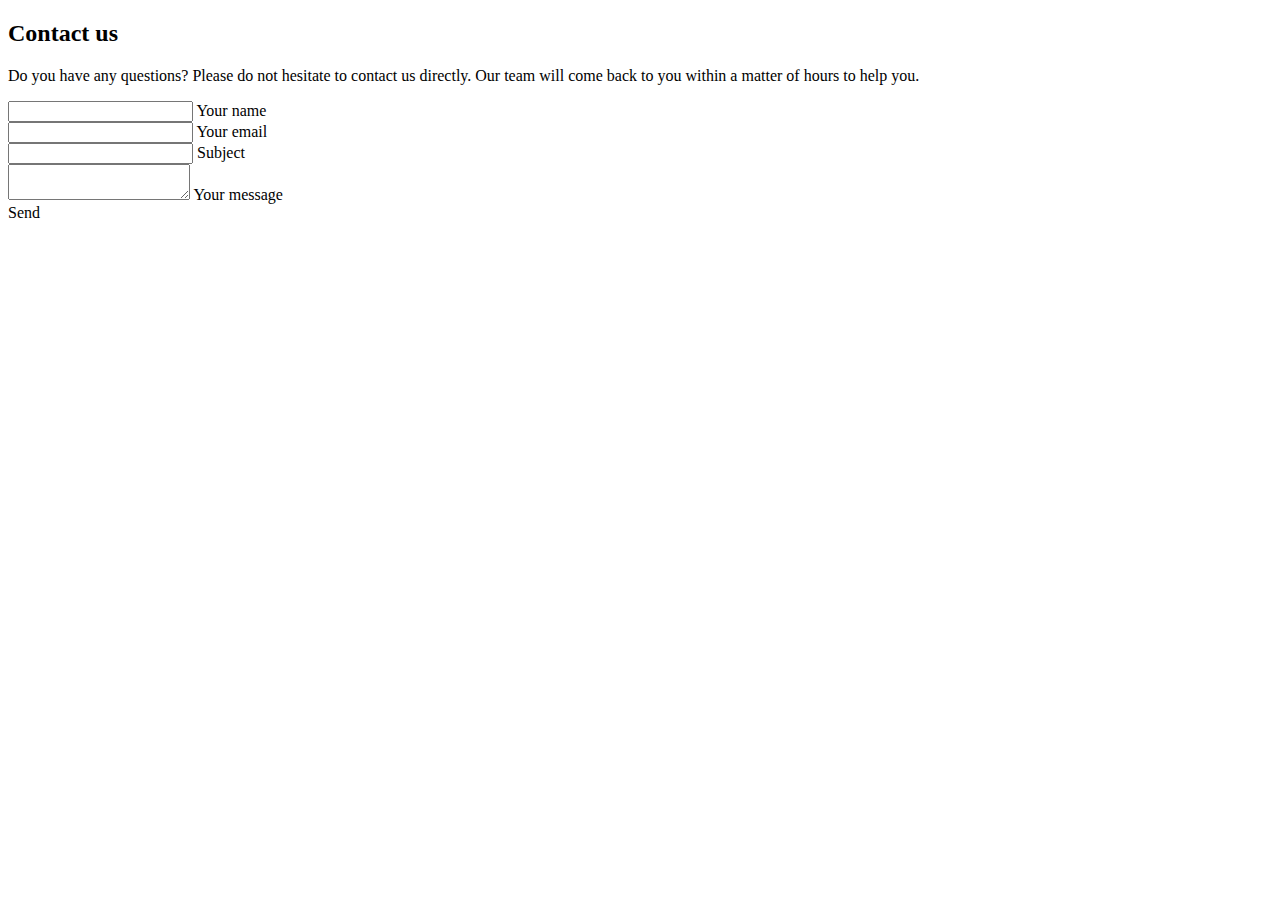
<file: contact.html>
<!DOCTYPE html>
<head>
    <body>
       <!--Section: Contact v.2-->
<section class="mb-4">

    <!--Section heading-->
    <h2 class="h1-responsive font-weight-bold text-center my-4">Contact us</h2>
    <!--Section description-->
    <p class="text-center w-responsive mx-auto mb-5">Do you have any questions? Please do not hesitate to contact us directly. Our team will come back to you within
        a matter of hours to help you.</p>

    <div class="row">

        <!--Grid column-->
        <div class="col-md-9 mb-md-0 mb-5">
            <form id="contact-form" name="contact-form" action="mail.php" method="POST">

                <!--Grid row-->
                <div class="row">

                    <!--Grid column-->
                    <div class="col-md-6">
                        <div class="md-form mb-0">
                            <input type="text" id="name" name="name" class="form-control">
                            <label for="name" class="">Your name</label>
                        </div>
                    </div>
                    <!--Grid column-->

                    <!--Grid column-->
                    <div class="col-md-6">
                        <div class="md-form mb-0">
                            <input type="text" id="email" name="email" class="form-control">
                            <label for="email" class="">Your email</label>
                        </div>
                    </div>
                    <!--Grid column-->

                </div>
                <!--Grid row-->

                <!--Grid row-->
                <div class="row">
                    <div class="col-md-12">
                        <div class="md-form mb-0">
                            <input type="text" id="subject" name="subject" class="form-control">
                            <label for="subject" class="">Subject</label>
                        </div>
                    </div>
                </div>
                <!--Grid row-->

                <!--Grid row-->
                <div class="row">

                    <!--Grid column-->
                    <div class="col-md-12">

                        <div class="md-form">
                            <textarea type="text" id="message" name="message" rows="2" class="form-control md-textarea"></textarea>
                            <label for="message">Your message</label>
                        </div>

                    </div>
                </div>
                <!--Grid row-->

            </form>

            <div class="text-center text-md-left">
                <a class="btn btn-primary" onclick="document.getElementById('contact-form').submit();">Send</a>
            </div>
            <div class="status"></div>
        </div>
        <!--Grid column-->

        <!--Grid column-->
        
        <!--Grid column-->

    </div>

</section>
<!--Section: Contact v.2--> 



        
    </body>

</head>
</file>
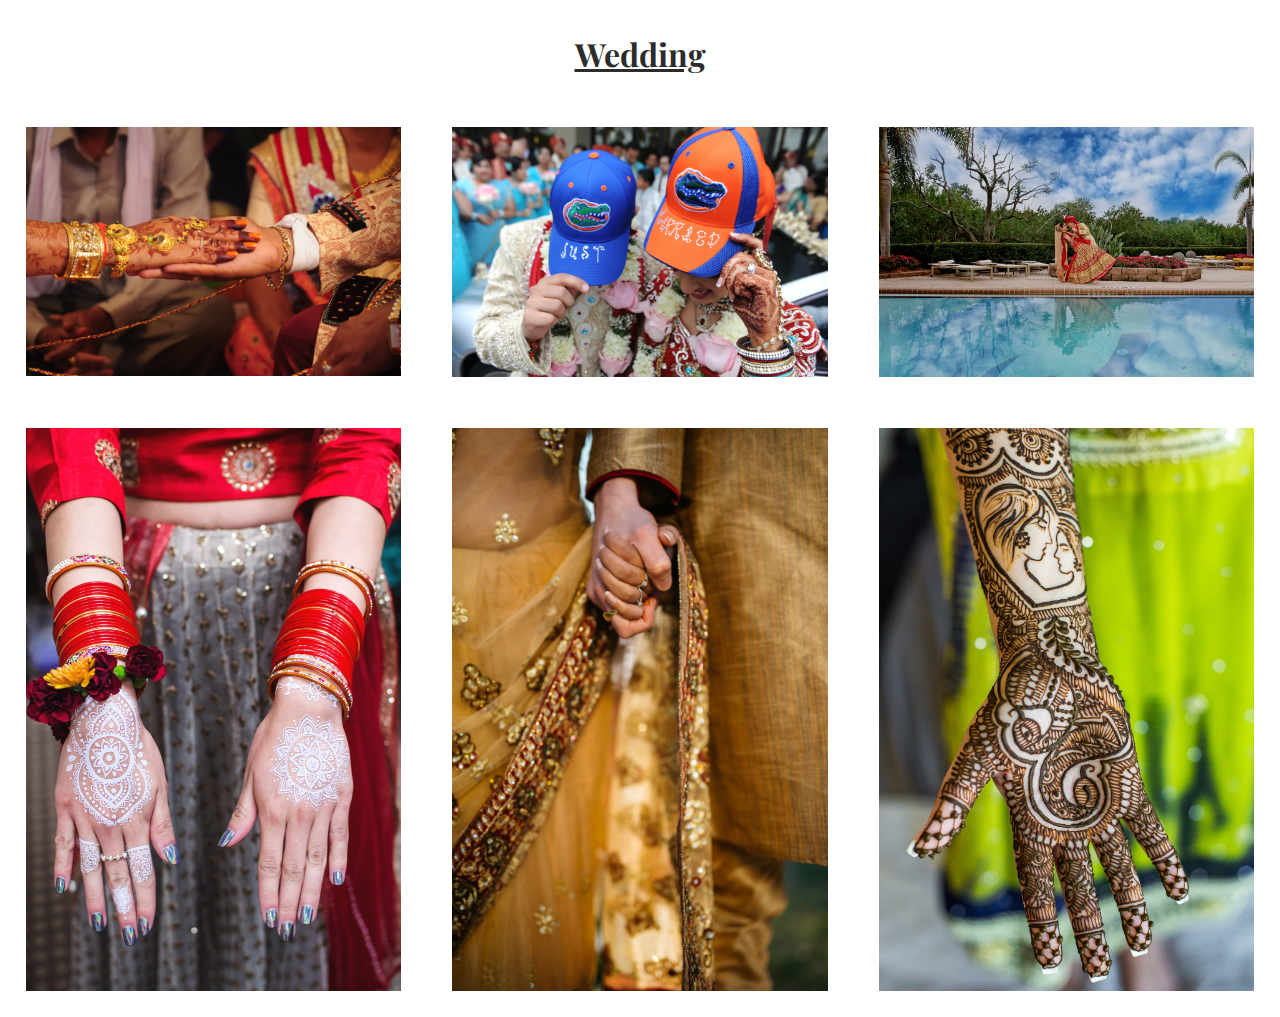
<file: wedding.html>
<!DOCTYPE htlm>
<html lang="en">
<title>Wedding</title>
<head>
	<meta charset="utf-8" />
	<meta http-equiv="X-UA-Compatible" content="IE=edge">
	<meta name="viewport" content="width=device-width, initial-scale=1">
	<title>Photography</title>
	<link rel="stylesheet" type="text/css" href="style.css" />
	<link rel="stylesheet" href="https://m.w3newbie.com/you-tube.css">
	<link href="css/font-awesome.min.css" rel="stylesheet"/>
	<link rel="shortcut icon" type="image/png" href="img/camera-icon.png"/>
</head>

<div class="clearfix"></div>
<a name="port">
	<h2>Wedding</h2>
	<section class="one-third-port">
		<a href="wedding/wed1.jpg" target="_blank"><img src="wedding/wed1.jpg"></a>
	</section>
	<section class="one-third-port">
		<a href="wedding/wed2.jpg" target="_blank"><img src="wedding/wed2.jpg"></a>
	</section>
	<section class="one-third-port">
		<a href="wedding/wed3.jpg" target="_blank"><img src="wedding/wed3.jpg"></a>
	</section><section class="one-third-port">
		<a href="wedding/wed4.jpg" target="_blank"><img src="wedding/wed4.jpg"></a>
	</section>
	<section class="one-third-port">
		<a href="wedding/wed5.jpg" target="_blank"><img src="wedding/wed5.jpg"></a>
	</section><section class="one-third-port">
		<a href="wedding/wed6.jpg" target="_blank"><img src="wedding/wed6.jpg"></a>
    </section>
</file>
<file: style.css>
@import url('https://fonts.googleapis.com/css?family=Raleway');
@import url('https://fonts.googleapis.com/css?family=Playfair+Display:400,700');

html, body {
	margin: 0;
	padding: 0;
	height:100%;
	width: 100%;
}
h2 {
	font-family: "Playfair Display", sans-serif;
	font-size: 200%;
	font-weight: 700;
	color: 2C2C2C;
	text-align: center;
	text-decoration: underline; 
}
p{
    font-family: 'Ralway-Light', sans-serif;
    color: #2C2C2C;
    font-size: 140%;
    line-height: 180%;
    text-align: justify;
    font-weight: 300;
}
img{
	text-align: center;
	max-width: 100%;
	height: auto;
	width: auto;
}
.intro{
	height: 100%;
	width: 100%;
	margin: auto;
	background: url(sunset.jpeg);
	background-size: cover;
	display: table;
	top: 0;
}
.intro .inner{
	display: table-cell;
	vertical-align: middle;
	width: 100%;
	max-width: none;
}
.content{
	max-width: 600px;
	margin: auto;
}
h1{
	font font-family: 'Playfair display', serif;
	font-size: 250%;
	font-weight: 500;
	color: #FFF;
	text text-align: center;
	padding: 2%;
	text-shadow:  0px 0px 250px #000;
}
.content p{
	color: #FFF;
}
.inner{
	max-width: 600px;
	margin: auto;
	font-size: 170%;
	line-height: 1.6;
	padding: 10px;
}
/*---start nav---*/
nav{
	float: left;
	padding: 5% 5% 0 0;
	height: 50px;
}
nav ul{
	list-style: none;
	float: left;
}
nav ul li{
	font-family: 'Raleway', sans-serif;
	font-size: 120%;
}
nav ul li a{
	color: #FFF;
	text-decoration: none; 
}
nav ul li a:hover {
	text-decoration: underline;
}
nav ul,nav:active ul{
	display: none;
	padding: 8px 0;
	left: 45px;
	top: 60px;
	width: 20%;
	z-index: 1000;

}
nav li{
	width: 100%;
	padding: 8px 0 10px 7px;
	margin: 0;
}
nav:hover ul{
	display: block;
	position: absolute;
}
#menu-icon{
	width: 30px;
	height: 26px;
	background: url(nav-icon.png)center;
	display: inline-block;
	margin: 50px 0 0 50px;

}
/*---end nev---*/
.left-col{
	width: 60%;
	float: left;
	margin: 4% 0 4% 4%;
}
.sidebar{
	width: 24%;
	float: left;
	margin: 4%;
}
.one-third-port{
	width: 29.3333333%;
	padding: 2%;
	float: left; 
}
.one-third-port img:hover {
	opacity: .6;
}
.contact p{
	text-align: center;
	margin-top: 70px;
	font-size: 20px;
	letter-spacing: 4px;
}
.contact p{
	text-align: center;
	margin-top: 70px;
	font-size: 20px;
	letter-spacing: 4px;
	}
.contact p{
	color: #2C2C2C;
	text-decoration: none;
}
.contact p{
	text-align: center;
	font-size: 20px;
	letter-spacing: 4px;
}
.contact a {
    color:#2C2C2C;
    text-decoration: none;
}
.break {
	display: none;
}
.clearfix{
	clear: both;
	height: 5px;
}
.parallax {
	background: url("https://static.pexels.com/photos/248159/pexels-photo-248159.jpeg");
}
.parallax-inner{
	padding-top: 20%;
}
.social {
    list-style-type: none;
    text-align: center;
}
.social li{
	display: inline;
}
.social i{
	font-size: 270%;
	margin: 1% 5% 7% 4%;
	color: #2C2C2C;
}
.form
p{
	font-size: 120%;
	color: #FFF;
    text-align: center;
    padding-top: 5%;
}
footer.second {
    background: #2C2C2C;
}
footer.second p {
    color: #FFF;
    text-align: center;
    padding-top: 5%;
}
@media screen and (max-weidth: 768px){
	#menu-icon{
		margin: 26px 0 0 26px;
	}
	nav ul, nav:active ul{
		padding: :80px 0;
		left: 23px;
		top: 34px;
		width: 50%
	}
	.inner{
		font-size: 120%;
	}
	.content h1{
		font-size: 180%;
	}
	p{
		font-size: 120%;
	}
	h2{
		font-size: 160%;
	}
	.left-col{
		width: 96%
		margin: 0 0 3% 0;
		padding: 0 2%;
	}
	.sidebar{
		width: 96%;
		margin: 0 auto;
	}
	img {
		padding: 2%;
	}
	.one-third-port{
		width: 96%;
		margin: 0 auto;
		padding: 0;
	}
	.break{
		display: block;
	}
	.parallax{
		display: none;
	}
	.social{
		font-size: 170%;
	}

}
</file>
